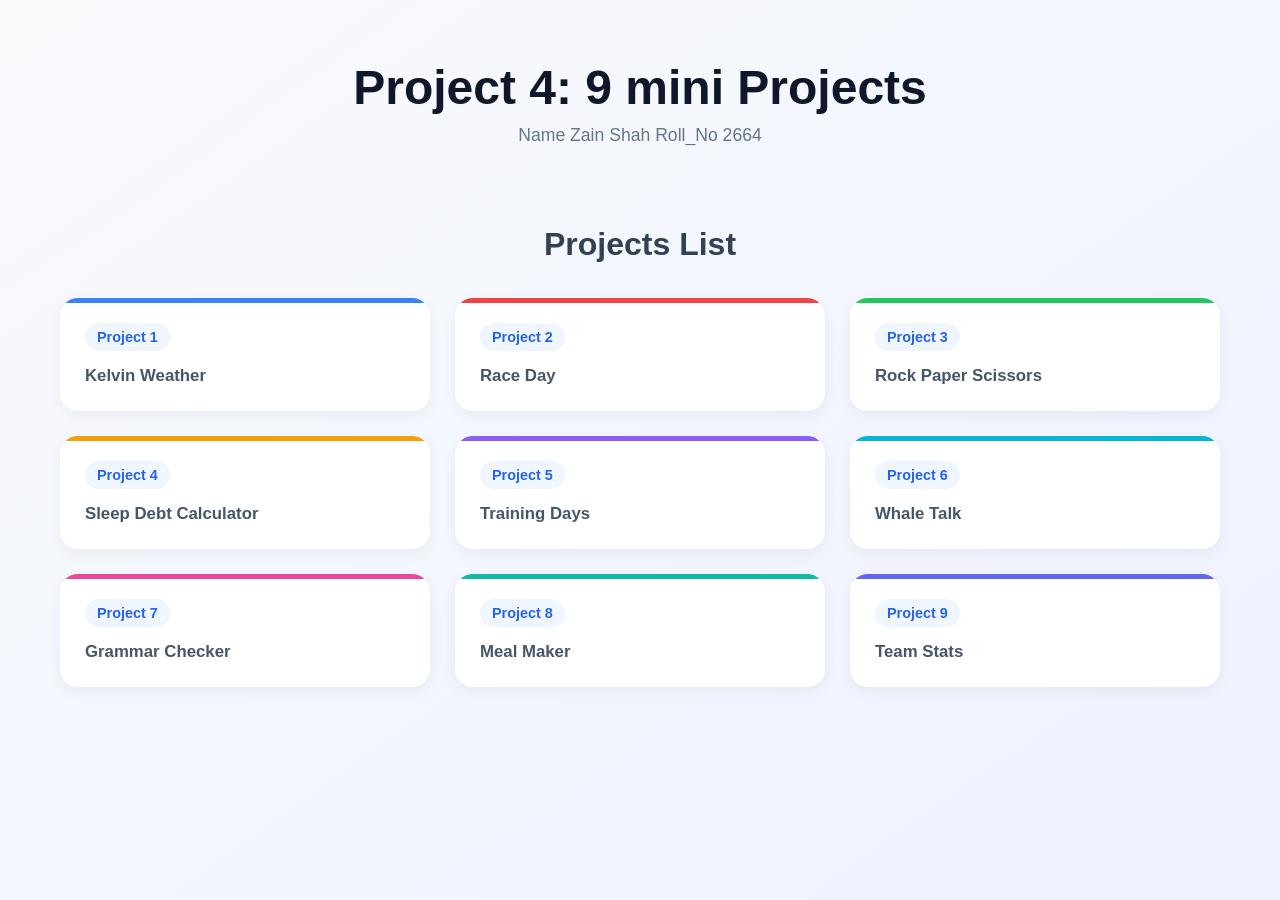
<file: index.html>
<!DOCTYPE html>
<html lang="en">

<head>
    <meta charset="UTF-8">
    <meta name="viewport" content="width=device-width, initial-scale=1.0">
    <title>Project 4</title>
    <link rel="stylesheet" href="index style.css">
</head>

<body>

    <header>
        <h1>Project 4: 9 mini Projects</h1>
        <p>Name Zain Shah  Roll_No 2664</p>
    </header>

    <main>

        <h2>Projects List</h2>

        <div class="projects">

            <a href="kelvin_project.html" class="project">
                <h3>Project 1</h3>
                <p>Kelvin Weather</p>
            </a>

            <a href="race_day.html" class="project">
                <h3>Project 2</h3>
                <p>Race Day</p>
            </a>

            <a href="rock_paper.html" class="project">
                <h3>Project 3</h3>
                <p>Rock Paper Scissors</p>
            </a>

            <a href="sleep dept calculator.html" class="project">
                <h3>Project 4</h3>
                <p>Sleep Debt Calculator</p>
            </a>

            <a href="training days.html" class="project">
                <h3>Project 5</h3>
                <p>Training Days</p>
            </a>

            <a href="Whale Talk.html" class="project">
                <h3>Project 6</h3>
                <p>Whale Talk</p>
            </a>

            <a href="Grammar checker.html" class="project">
                <h3>Project 7</h3>
                <p>Grammar Checker</p>
            </a>

            <a href="Meal Maker.html" class="project">
                <h3>Project 8</h3>
                <p>Meal Maker</p>
            </a>

            <a href="team stats.html" class="project">
                <h3>Project 9</h3>
                <p>Team Stats</p>
            </a>

        </div>

    </main>



</body>

</html>
</file>
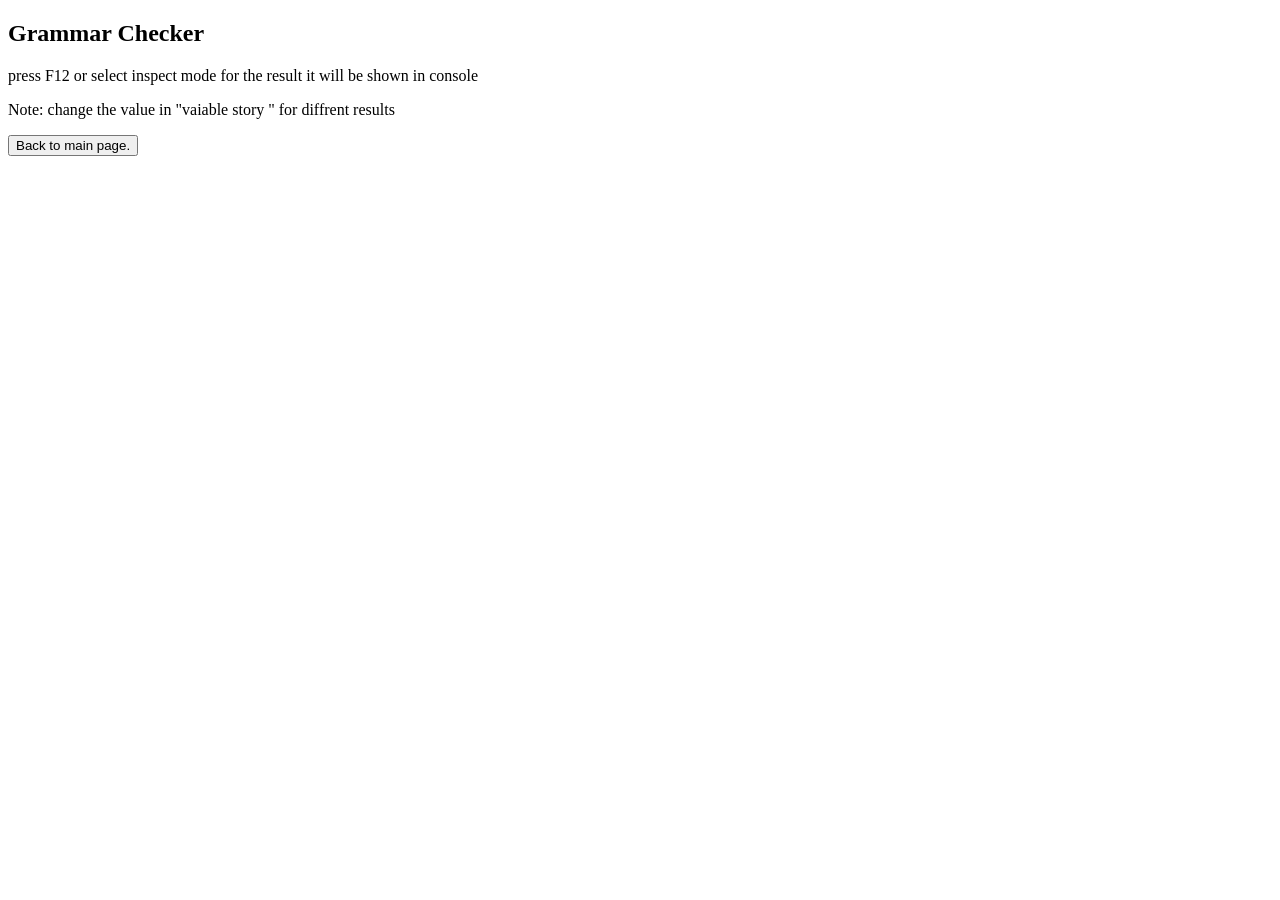
<file: Grammar checker.html>
<!DOCTYPE html>
<html lang="en">
<head>
  <meta charset="UTF-8">
  <meta name="viewport" content="width=device-width, initial-scale=1.0">
  <title>Document</title>
</head>
<body>
  <h2>
    Grammar Checker
  </h2>

  <script>
    const story = 'Last weekend, I took literally the most beautifull postcard bike ride of my life. The route was entirely through the most gorgeous landscapes imaginable, literally stunning hills, a river, and a beautiful waterfall. The scenery was so beautiful, I felt like I was in a postcard. It was a beautiful day.';

const unnecessaryWord = 'literally';
const misspelledWord = 'beautifull';
const badWord = 'postcard';

// 1. Split story into array
let storyWords = story.split(' ');

// 1. Log array (then comment out after checking)
// console.log(storyWords);

// 2. Join and log story
console.log(storyWords.join(' '));

// 3 & 4. Count words
let count = 0;

storyWords.forEach((word) => {
  count++;
});

console.log(count);

// 5 & 6. Filter unnecessary word
storyWords = storyWords.filter((word) => {
  return word !== unnecessaryWord;
});

// 7. Fix misspelled word
storyWords = storyWords.map((word) => {
  return word === misspelledWord ? 'beautiful' : word;
});

// 8. Find bad word index
const badWordIndex = storyWords.findIndex((word) => {
  return word === badWord;
});

console.log(badWordIndex);

// 9. Replace bad word
storyWords[badWordIndex] = 'really';

// 10. Check word length
const lengthCheck = storyWords.every((word) => {
  return word.length <= 10;
});

console.log(lengthCheck);

// 11. Find long word (>10 chars) and replace in original string
const longWord = storyWords.find((word) => word.length > 10);

if (longWord) {
  storyWords[storyWords.indexOf(longWord)] = 'glorious';
}

// 12. Final output (MUST be last line)
console.log(storyWords.join(' '));
  </script>
  
<p>press F12 or select inspect mode for the result it will be shown in console</p>
<p>Note: change the value in "vaiable  story "  for diffrent results </p>
<a href="index.html">
  <button>
    Back to main page.
  </button>
</a>


</body>
</html>
</file>
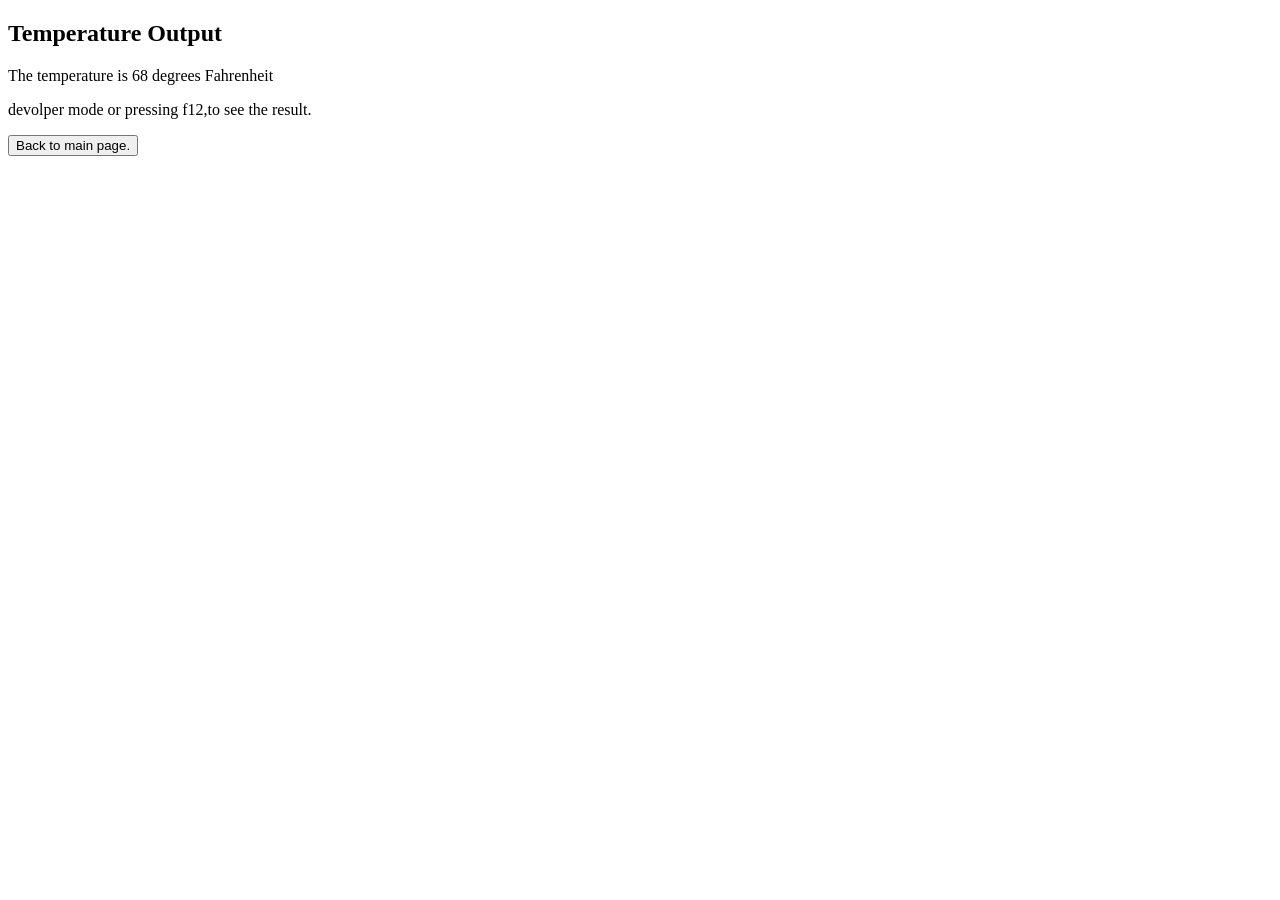
<file: kelvin_project.html>
<!DOCTYPE html>
<html>
<body>

<h2>Temperature Output</h2>
<p id="output"></p>

<script>
const kelvin = 293;
const celsius = kelvin - 273;
let fahrenheit = celsius * (9 / 5) + 32;
fahrenheit = Math.floor(fahrenheit);

document.getElementById("output").textContent =
  `The temperature is ${fahrenheit} degrees Fahrenheit`;
</script>
<p>
    devolper mode or pressing f12,to see the result.
</p>
 <a href="index.html">
    <button>
      Back to main page.
    </button>
  </a>
</body>
</html>
</file>
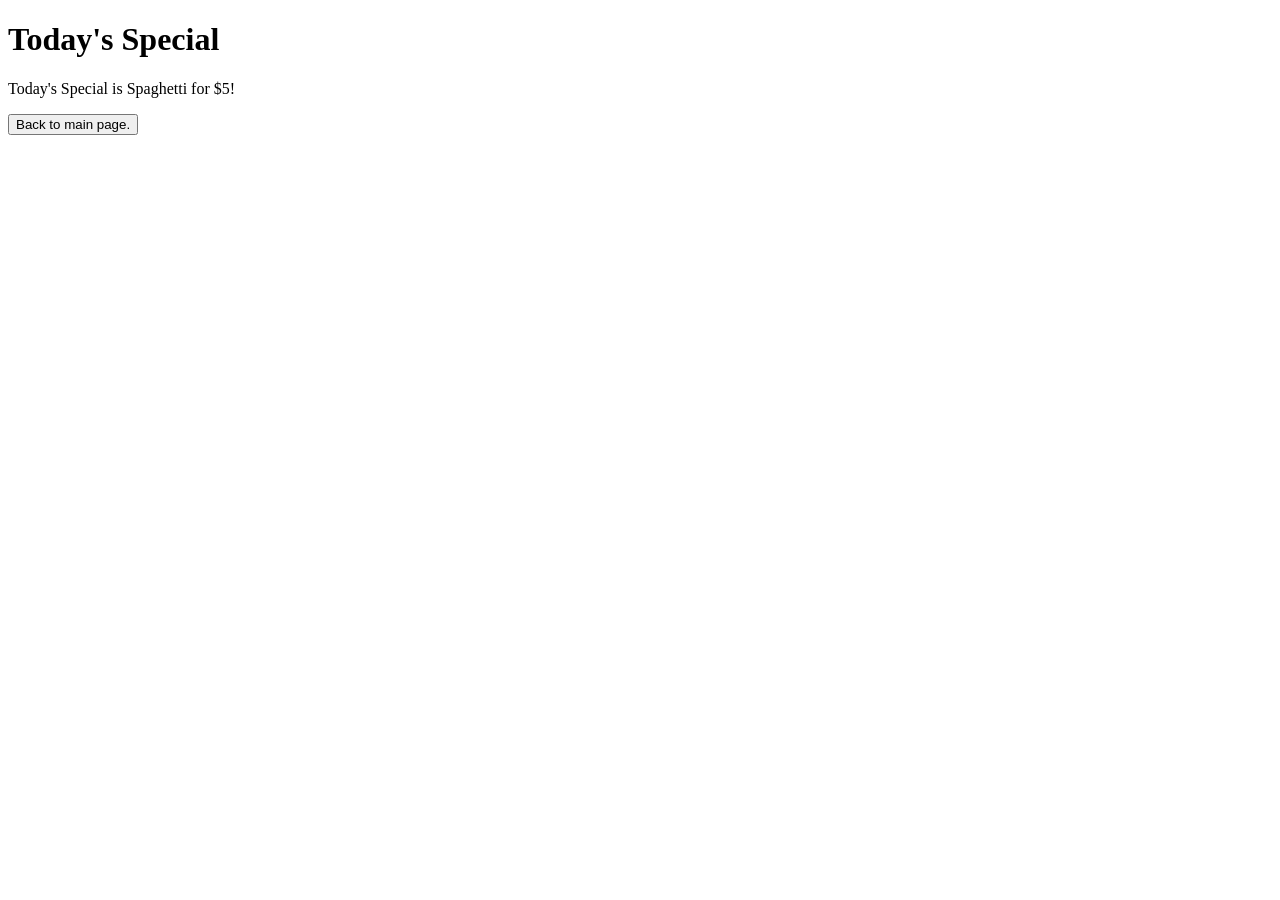
<file: Meal Maker.html>
<!DOCTYPE html>
<html lang="en">
<head>
  <meta charset="UTF-8">
  <title>Menu Project</title>
</head>
<body>
  <h1>Today's Special</h1>
  <p id="output"></p>

  <script>
    const menu = {
      _meal: '',
      _price: 0,

      set meal(mealToCheck) {
        if (typeof mealToCheck === 'string') {
          this._meal = mealToCheck;
        }
      },

      set price(priceToCheck) {
        if (typeof priceToCheck === 'number') {
          this._price = priceToCheck;
        }
      },

      get todaysSpecial() {
        if (this._meal && this._price) {
          return `Today's Special is ${this._meal} for $${this._price}!`;
        } else {
          return 'Meal or price was not set correctly!';
        }
      }
    };

    menu.meal = 'Spaghetti';
    menu.price = 5;

    console.log(menu.todaysSpecial);

    // Show result on webpage too
    document.getElementById("output").textContent = menu.todaysSpecial;
  </script>
  
  <a href="index.html">
    <button>Back to main page.</button>
  </a>

</body>
</html>
</file>
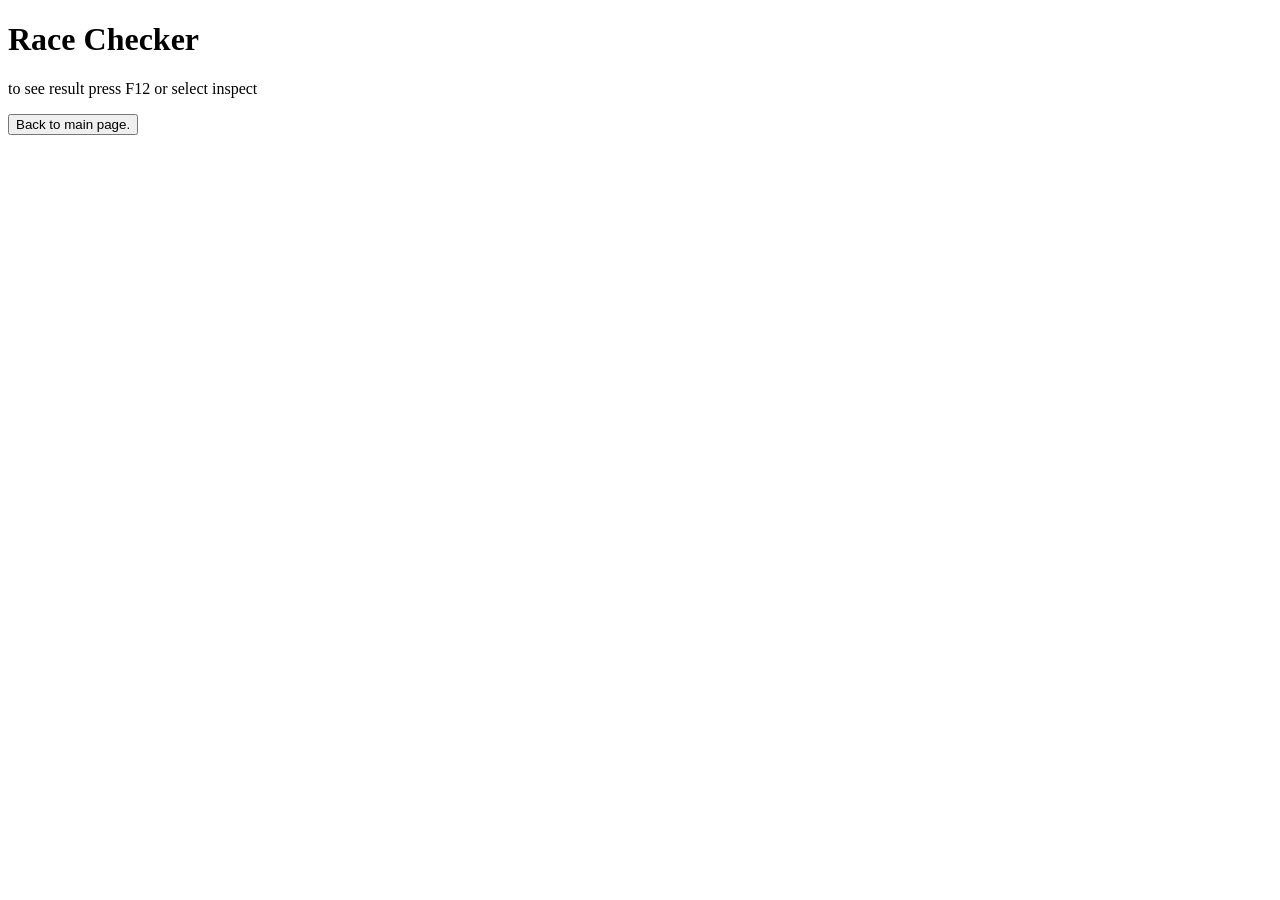
<file: race_day.html>
<!DOCTYPE html>
<html>
<head>
  <title>Race Program</title>
</head>
<body>

<h1>Race Checker</h1>

<script>
  // 1. Race number assigned randomly
  let raceNumber = Math.floor(Math.random() * 1000);

  // 2. Early registration status
  const registeredEarly = true;

  // 3. Runner age
  const age = 15;

  // 4. If runner is an early adult (18+ and registered early)
  if (age > 18 && registeredEarly) {
    raceNumber += 1000;
  }

  // 5. Determine race time
  if (age > 18 && registeredEarly) {
    console.log(`Race Number: ${raceNumber}, Start time: 9:30 am`);
  } 
  else if (age > 18 && !registeredEarly) {
    console.log(`Race Number: ${raceNumber}, Start time: 11:00 am`);
  } 
  else if (age < 18) {
    console.log(`Race Number: ${raceNumber}, Start time: 12:30 pm`);
  } 
  else {
    console.log("Please see the registration desk.");
  }
</script>
 <p>
    to see result press F12 or select inspect 
 </p>
 <a href="index.html">
  <button>
    Back to main page.
  </button>
</a>

</body>
</html>
</file>
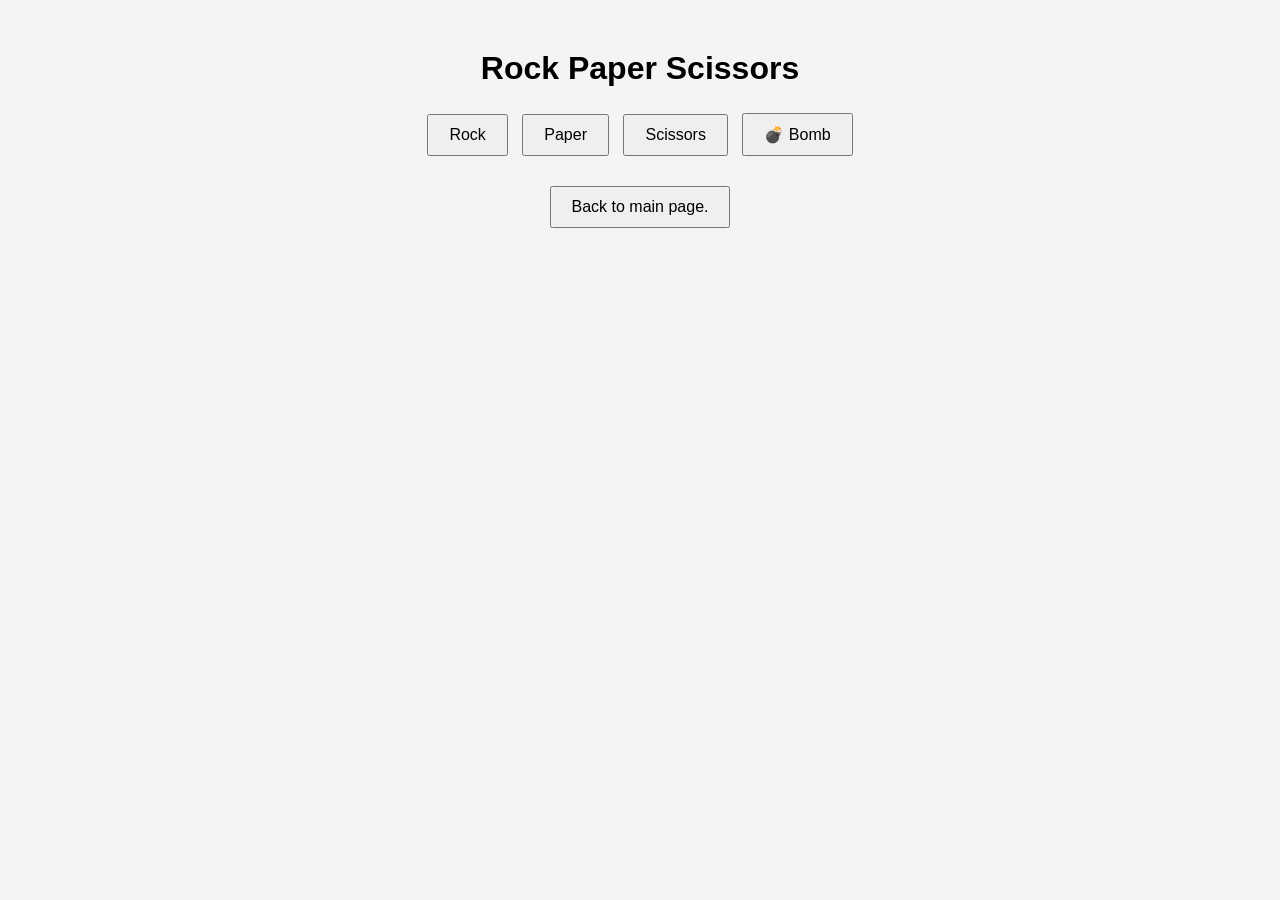
<file: rock_paper.html>
<!DOCTYPE html>
<html>
<head>
  <title>Rock Paper Scissors</title>

  <style>
    body {
      font-family: Arial, sans-serif;
      text-align: center;
      margin-top: 50px;
      background: #f4f4f4;
    }

    button {
      padding: 10px 20px;
      margin: 5px;
      font-size: 16px;
      cursor: pointer;
    }

    #result {
      margin-top: 20px;
      font-size: 18px;
      font-weight: bold;
    }
  </style>
</head>

<body>

  <h1>Rock Paper Scissors</h1>

  <button onclick="playGame('rock')">Rock</button>
  <button onclick="playGame('paper')">Paper</button>
  <button onclick="playGame('scissors')">Scissors</button>
  <button onclick="playGame('bomb')">💣 Bomb</button>

  <div id="result"></div>

  <script>
    // Computer choice
    const getComputerChoice = () => {
      const randomNumber = Math.floor(Math.random() * 3);

      if (randomNumber === 0) return 'rock';
      if (randomNumber === 1) return 'paper';
      return 'scissors';
    };

    // Winner logic
    const determineWinner = (userChoice, computerChoice) => {
      if (userChoice === 'bomb') {
        return '💣 You used the bomb! You win!';
      }

      if (userChoice === computerChoice) {
        return 'It\'s a tie!';
      }

      if (userChoice === 'rock') {
        return computerChoice === 'paper' ? 'Computer wins!' : 'You win!';
      }

      if (userChoice === 'paper') {
        return computerChoice === 'scissors' ? 'Computer wins!' : 'You win!';
      }

      if (userChoice === 'scissors') {
        return computerChoice === 'rock' ? 'Computer wins!' : 'You win!';
      }
    };

    // Main game
    const playGame = (userChoice) => {
      const computerChoice = getComputerChoice();
      const result = determineWinner(userChoice, computerChoice);

      document.getElementById('result').innerHTML =
        `You: ${userChoice} <br>
         Computer: ${computerChoice} <br><br>
         ${result}`;
    };
  </script>
  
  <a href="index.html">
    <button>
      Back to main page.
    </button>
  </a>

</body>
</html>
</file>
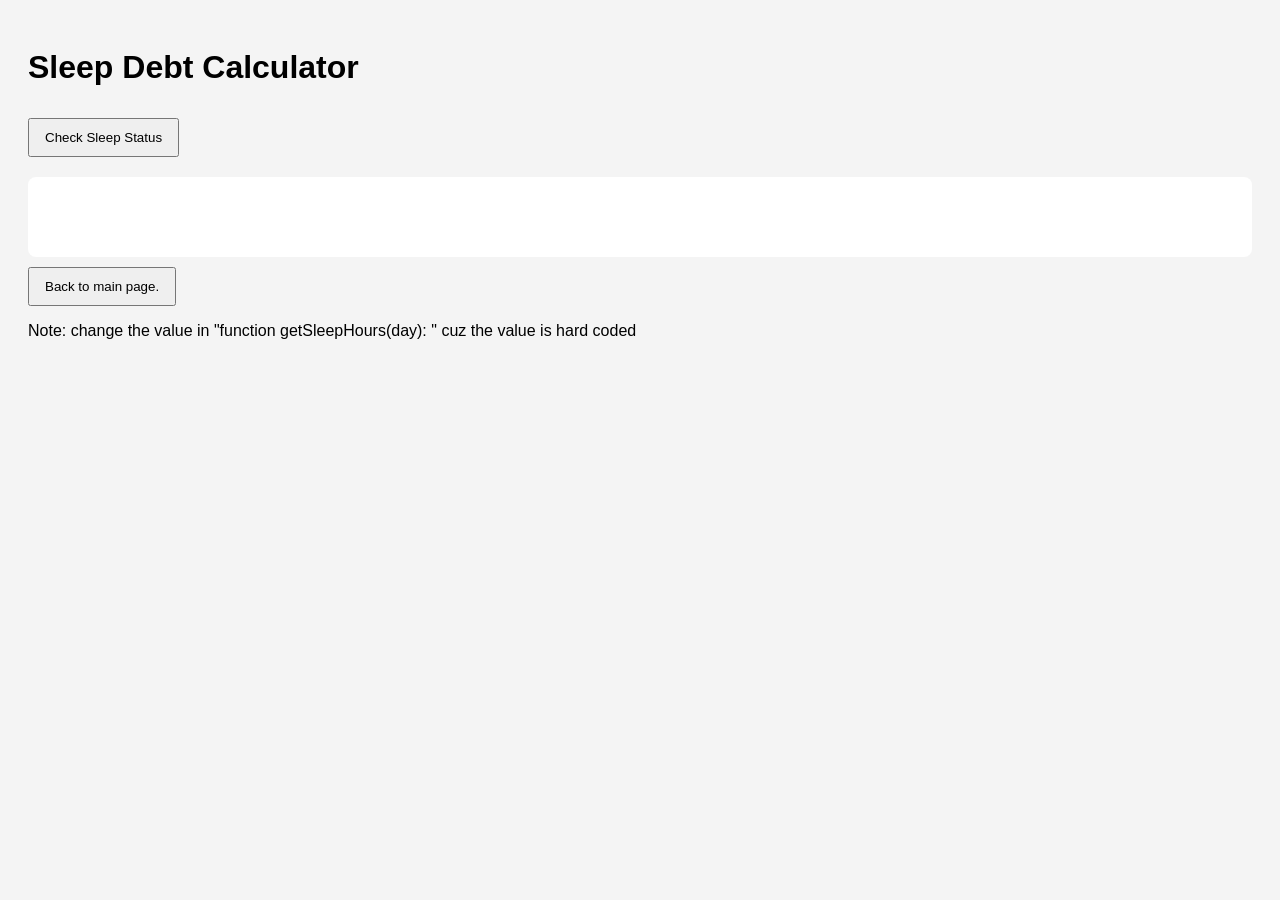
<file: sleep dept calculator.html>
<!DOCTYPE html>
<html lang="en">
<head>
  <meta charset="UTF-8">
  <title>Sleep Debt Calculator</title>
  <style>
    body {
      font-family: Arial, sans-serif;
      padding: 20px;
      background: #f4f4f4;
    }
    button {
      padding: 10px 15px;
      margin-top: 10px;
      cursor: pointer;
    }
    #output {
      margin-top: 20px;
      padding: 15px;
      background: white;
      border-radius: 8px;
      min-height: 50px;
    }
  </style>
</head>
<body>

  <h1>Sleep Debt Calculator</h1>

  <button onclick="calculateSleepDebt()">Check Sleep Status</button>

  <div id="output"></div>

  <script>
    function getSleepHours(day) {
      switch (day.toLowerCase()) {
        case 'monday': return 8;
        case 'tuesday': return 7;
        case 'wednesday': return 10;
        case 'thursday': return 8;
        case 'friday': return 5;
        case 'saturday': return 9;
        case 'sunday': return 7;
        default: return 0;
      }
    }

    function getActualSleepHours() {
      return (
        getSleepHours('monday') +
        getSleepHours('tuesday') +
        getSleepHours('wednesday') +
        getSleepHours('thursday') +
        getSleepHours('friday') +
        getSleepHours('saturday') +
        getSleepHours('sunday')
      );
    }

    function getIdealSleepHours(idealHoursPerNight = 8) {
      return idealHoursPerNight * 7;
    }

    function calculateSleepDebt() {
      const actualSleepHours = getActualSleepHours();
      const idealSleepHours = getIdealSleepHours(8);
      const difference = actualSleepHours - idealSleepHours;

      let message = "";

      if (actualSleepHours === idealSleepHours) {
        message = "You got the perfect amount of sleep.";
      } 
      else if (actualSleepHours > idealSleepHours) {
        message = `You got more sleep than needed by ${difference} hours.`;
      } 
      else {
        message = `You should get some rest. You are short by ${Math.abs(difference)} hours.`;
      }

      document.getElementById("output").innerText = message;
    }
  </script>

<a href="index.html">
  <button>
    Back to main page.
  </button>
</a>
<p>Note: change the value in "function getSleepHours(day): " cuz the value is hard coded </p>

</body>
</html>
</file>
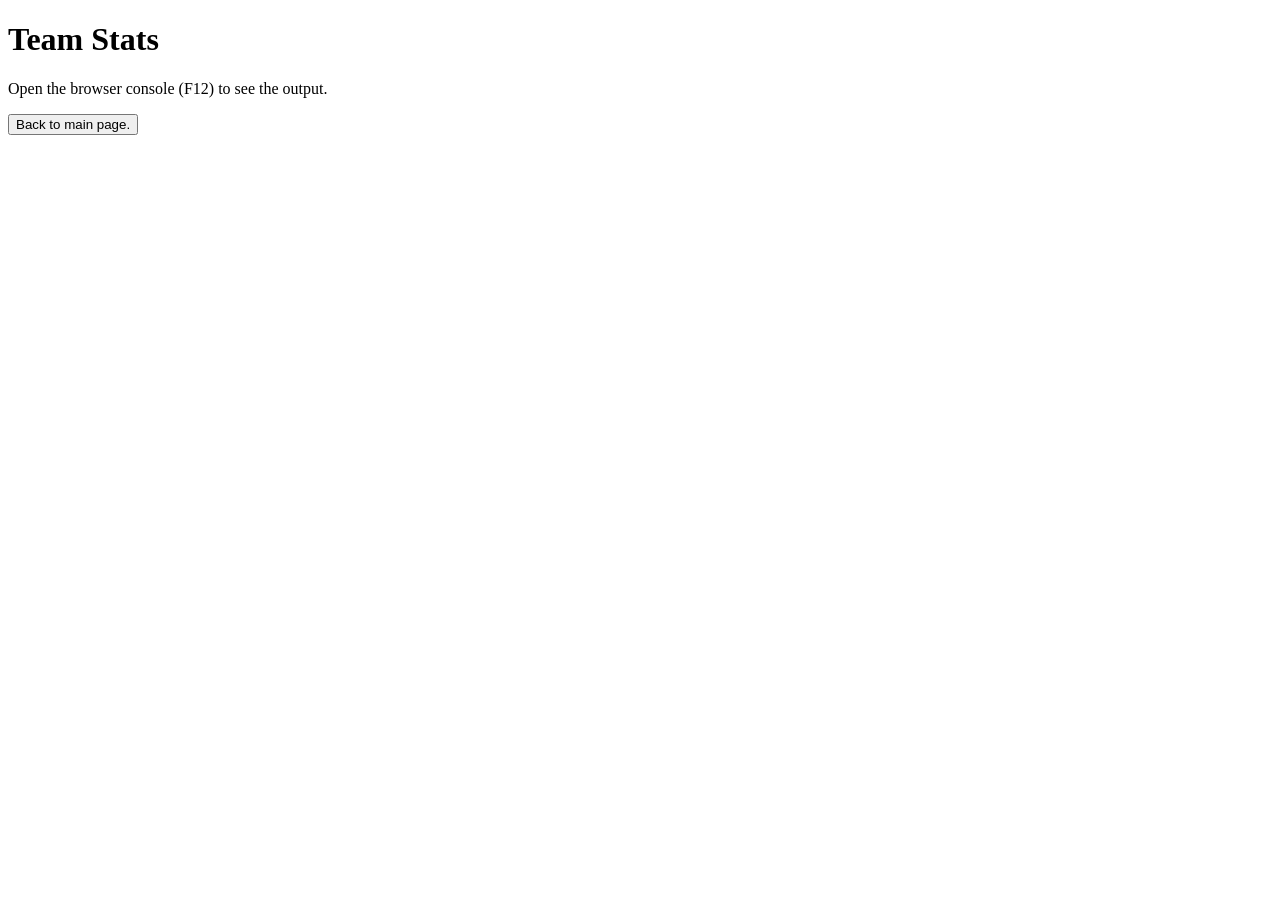
<file: team stats.html>
<!DOCTYPE html>
<html lang="en">
<head>
  <meta charset="UTF-8">
  <meta name="viewport" content="width=device-width, initial-scale=1.0">
  <title>Team Stats Project</title>
</head>
<body>
  <h1>Team Stats</h1>
  <p>Open the browser console (F12) to see the output.</p>

  <script>
    const team = {
      _players: [
        {
          firstName: 'Babar',
          lastName: 'Azam',
          age: 29
        },
        {
          firstName: 'Shaheen',
          lastName: 'Afridi',
          age: 25
        },
        {
          firstName: 'Mohammad',
          lastName: 'Rizwan',
          age: 32
        }
      ],

      _games: [
        {
          opponent: 'Sharks',
          teamPoints: 45,
          opponentPoints: 42
        },
        {
          opponent: 'Eagles',
          teamPoints: 38,
          opponentPoints: 35
        },
        {
          opponent: 'Bears',
          teamPoints: 50,
          opponentPoints: 47
        }
      ],

      get players() {
        return this._players;
      },

      get games() {
        return this._games;
      },

      addPlayer(newFirstName, newLastName, newAge) {
        const player = {
          firstName: newFirstName,
          lastName: newLastName,
          age: newAge
        };

        this._players.push(player);
      },

      addGame(newOpponent, newTeamPoints, newOpponentPoints) {
        const game = {
          opponent: newOpponent,
          teamPoints: newTeamPoints,
          opponentPoints: newOpponentPoints
        };

        this._games.push(game);
      }
    };

    // Add a new player
    team.addPlayer('Bugs', 'Bunny', 76);

    // Display players
    console.log('Players:');
    console.log(team.players);

    // Add a new game
    team.addGame('Titans', 100, 98);

    // Display games
    console.log('Games:');
    console.log(team.games);
  </script>

  <a href="index.html">
    <button>Back to main page.</button>
  </a>

</body>
</html>
</file>
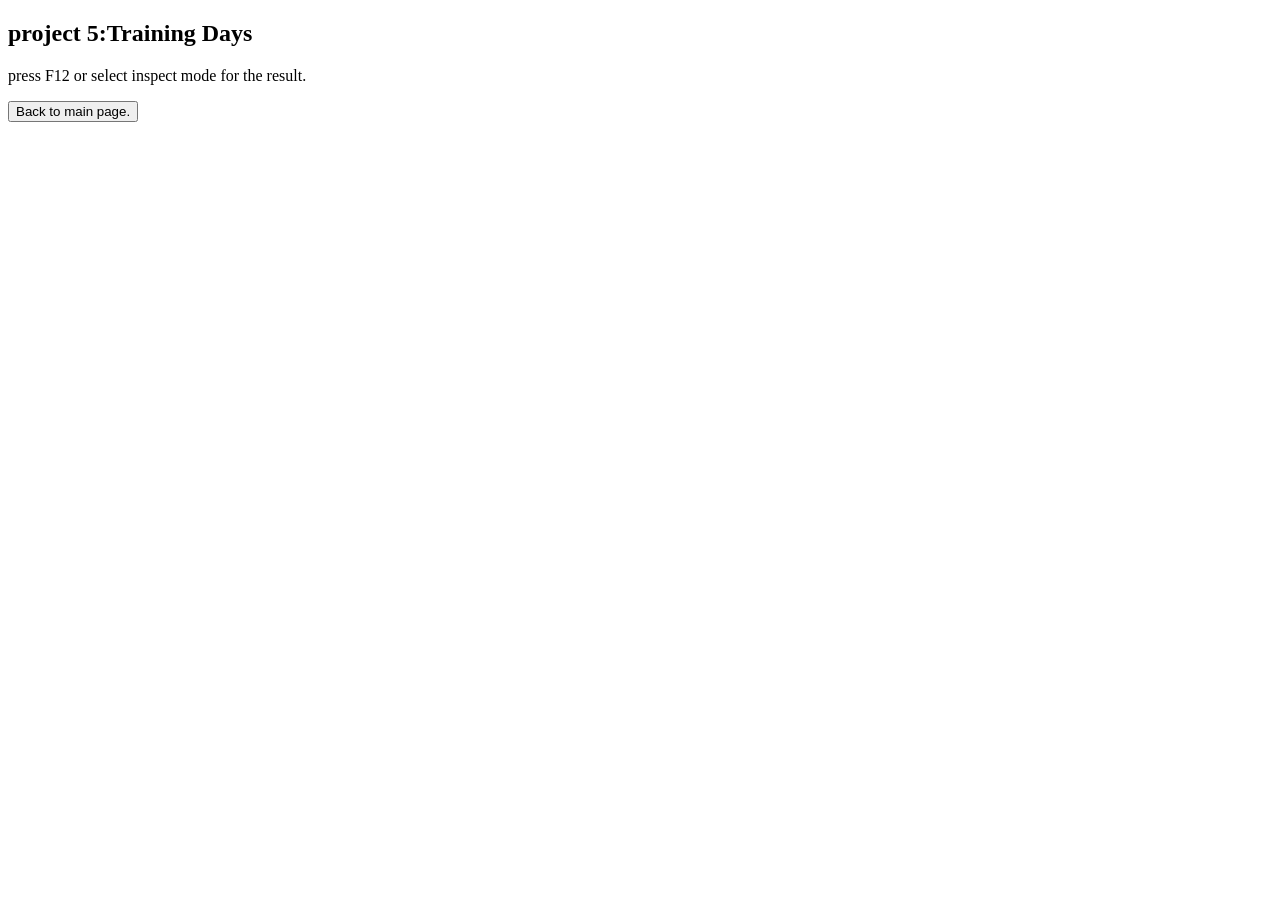
<file: training days.html>
<!DOCTYPE html>
<html lang="en">
<head>
  <meta charset="UTF-8">
  <meta name="viewport" content="width=device-width, initial-scale=1.0">
  <title>Document</title>
</head>
<body>
   <h2>
    project 5:Training Days 
   </h2>
  <script>
    const getRandEvent = () => {
  const random = Math.floor(Math.random() * 3);

  if (random === 0) {
    return "Marathon";
  } else if (random === 1) {
    return "Triathlon";
  } else {
    return "Pentathlon";
  }
};

const getTrainingDays = (event) => {
  let days;

  if (event === "Marathon") {
    days = 50;
  } else if (event === "Triathlon") {
    days = 100;
  } else if (event === "Pentathlon") {
    days = 200;
  }

  return days;
};

const logEvent = (name, event) => {
  console.log(`${name}'s event is: ${event}`);
};

const logTime = (name, days) => {
  console.log(`${name}'s time to train is: ${days} days`);
};

// First athlete
const name = "Nala";
const event = getRandEvent();
const days = getTrainingDays(event);

logEvent(name, event);
logTime(name, days);

// Second athlete
const name2 = "Warren";
const event2 = getRandEvent();
const days2 = getTrainingDays(event2);

logEvent(name2, event2);
logTime(name2, days2);
  </script>

  <p>press F12 or select inspect mode for the result.</p>
  
<a href="index.html">
  <button>
    Back to main page.
  </button>
</a>
</body>
</html>
</file>
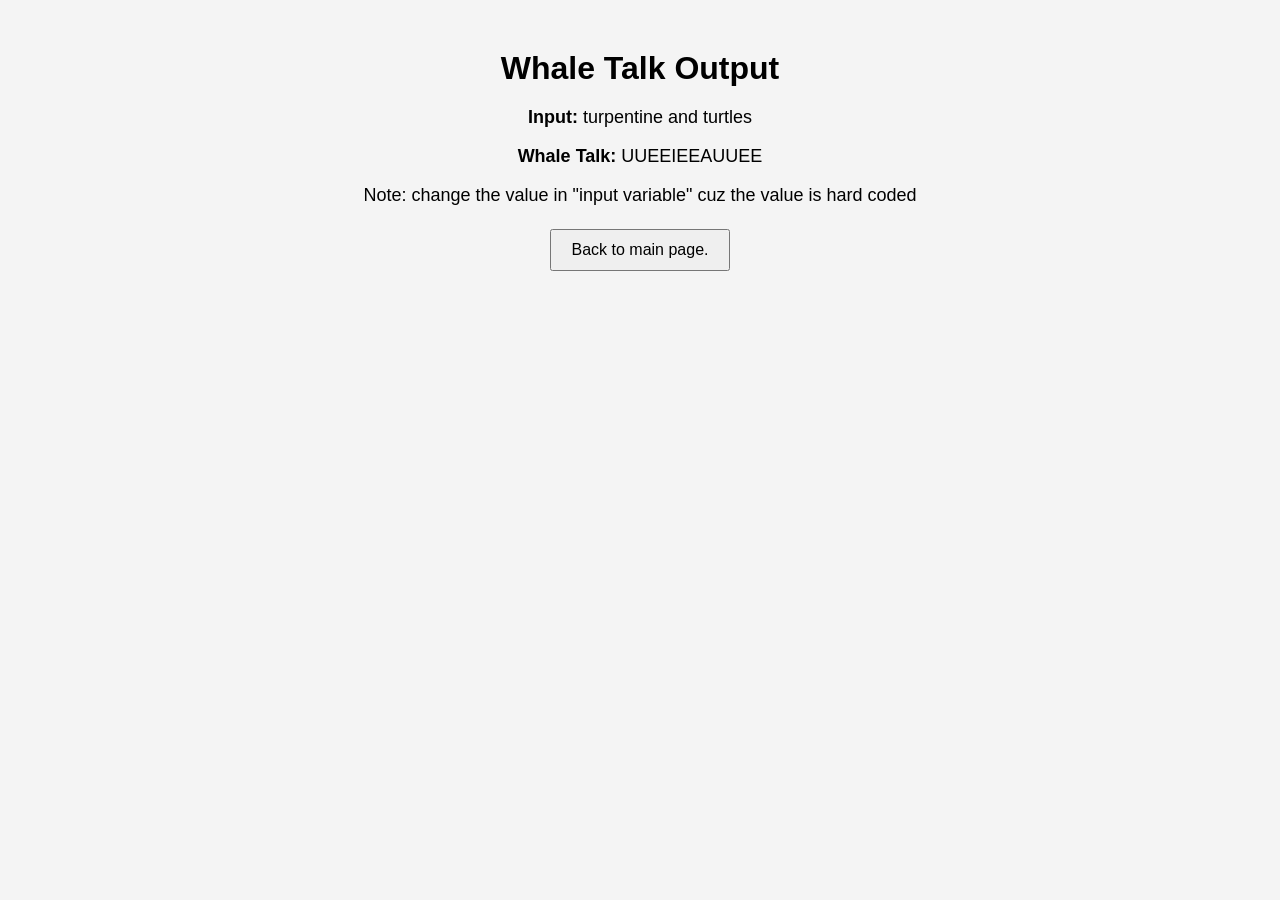
<file: Whale Talk.html>
<!DOCTYPE html>
<html lang="en">
<head>
  <meta charset="UTF-8">
  <title>Whale Talk</title>

  <style>
    body {
      font-family: Arial, sans-serif;
      text-align: center;
      margin-top: 50px;
      background: #f4f4f4;
    }

    button {
      padding: 10px 20px;
      margin: 5px;
      font-size: 16px;
      cursor: pointer;
    }

    h1 {
      margin-bottom: 20px;
    }

    p {
      font-size: 18px;
    }
  </style>
</head>

<body>

  <h1>Whale Talk Output</h1>

  <script>
    let input = "turpentine and turtles";

    const vowels = ["a", "e", "i", "o", "u"];
    let resultArray = [];

    for (let i = 0; i < input.length; i++) {

      if (input[i] === "e") {
        resultArray.push(input[i]);
      }

      if (input[i] === "u") {
        resultArray.push(input[i]);
      }

      for (let j = 0; j < vowels.length; j++) {
        if (input[i] === vowels[j]) {
          resultArray.push(input[i]);
        }
      }
    }

    let resultString = resultArray.join("").toUpperCase();

    console.log(resultString);

    document.body.innerHTML += "<p><b>Input:</b> " + input + "</p>";
    document.body.innerHTML += "<p><b>Whale Talk:</b> " + resultString + "</p>";
  </script>

  <p>Note: change the value in "input variable" cuz the value is hard coded</p>

  <a href="index.html">
    <button>Back to main page.</button>
  </a>

</body>
</html>
</file>
<file: index style.css>
*{
    margin:0;
    padding:0;
    box-sizing:border-box;
}

body{
    font-family: "Segoe UI", sans-serif;
    background: linear-gradient(to bottom right, #f8fafc, #eef2ff);
    color:#1e293b;
    min-height:100vh;
}

/* Header */
header{
    text-align:center;
    padding:60px 20px;
}

header h1{
    font-size:3rem;
    color:#0f172a;
    margin-bottom:10px;
}

header p{
    color:#64748b;
    font-size:1.1rem;
}

/* Main */
main{
    max-width:1200px;
    margin:auto;
    padding:20px;
}

main h2{
    text-align:center;
    margin-bottom:35px;
    font-size:2rem;
    color:#334155;
}

/* Grid */
.projects{
    display:grid;
    grid-template-columns:repeat(auto-fit,minmax(280px,1fr));
    gap:25px;
}

/* Cards */
.project{
    background:white;
    text-decoration:none;
    color:inherit;
    padding:25px;
    border-radius:18px;
    position:relative;
    overflow:hidden;

    box-shadow:
    0 5px 15px rgba(0,0,0,.05);

    transition:all .3s ease;
}

/* Colored Top Border */
.project::before{
    content:"";
    position:absolute;
    top:0;
    left:0;
    width:100%;
    height:5px;
    background:#3b82f6;
}

/* Project Number */
.project h3{
    display:inline-block;
    background:#eff6ff;
    color:#2563eb;
    padding:6px 12px;
    border-radius:20px;
    font-size:.9rem;
    margin-bottom:15px;
}

.project p{
    font-size:1.05rem;
    color:#475569;
    font-weight:600;
}

/* Hover */
.project:hover{
    transform:translateY(-8px);
    box-shadow:
    0 15px 35px rgba(59,130,246,.15);
}

/* Different Colors */
.project:nth-child(2)::before{
    background:#ef4444;
}

.project:nth-child(3)::before{
    background:#22c55e;
}

.project:nth-child(4)::before{
    background:#f59e0b;
}

.project:nth-child(5)::before{
    background:#8b5cf6;
}

.project:nth-child(6)::before{
    background:#06b6d4;
}

.project:nth-child(7)::before{
    background:#ec4899;
}

.project:nth-child(8)::before{
    background:#14b8a6;
}

.project:nth-child(9)::before{
    background:#6366f1;
}

/* Responsive */
@media(max-width:768px){

    header h1{
        font-size:2.2rem;
    }

    main h2{
        font-size:1.6rem;
    }
}
</file>
